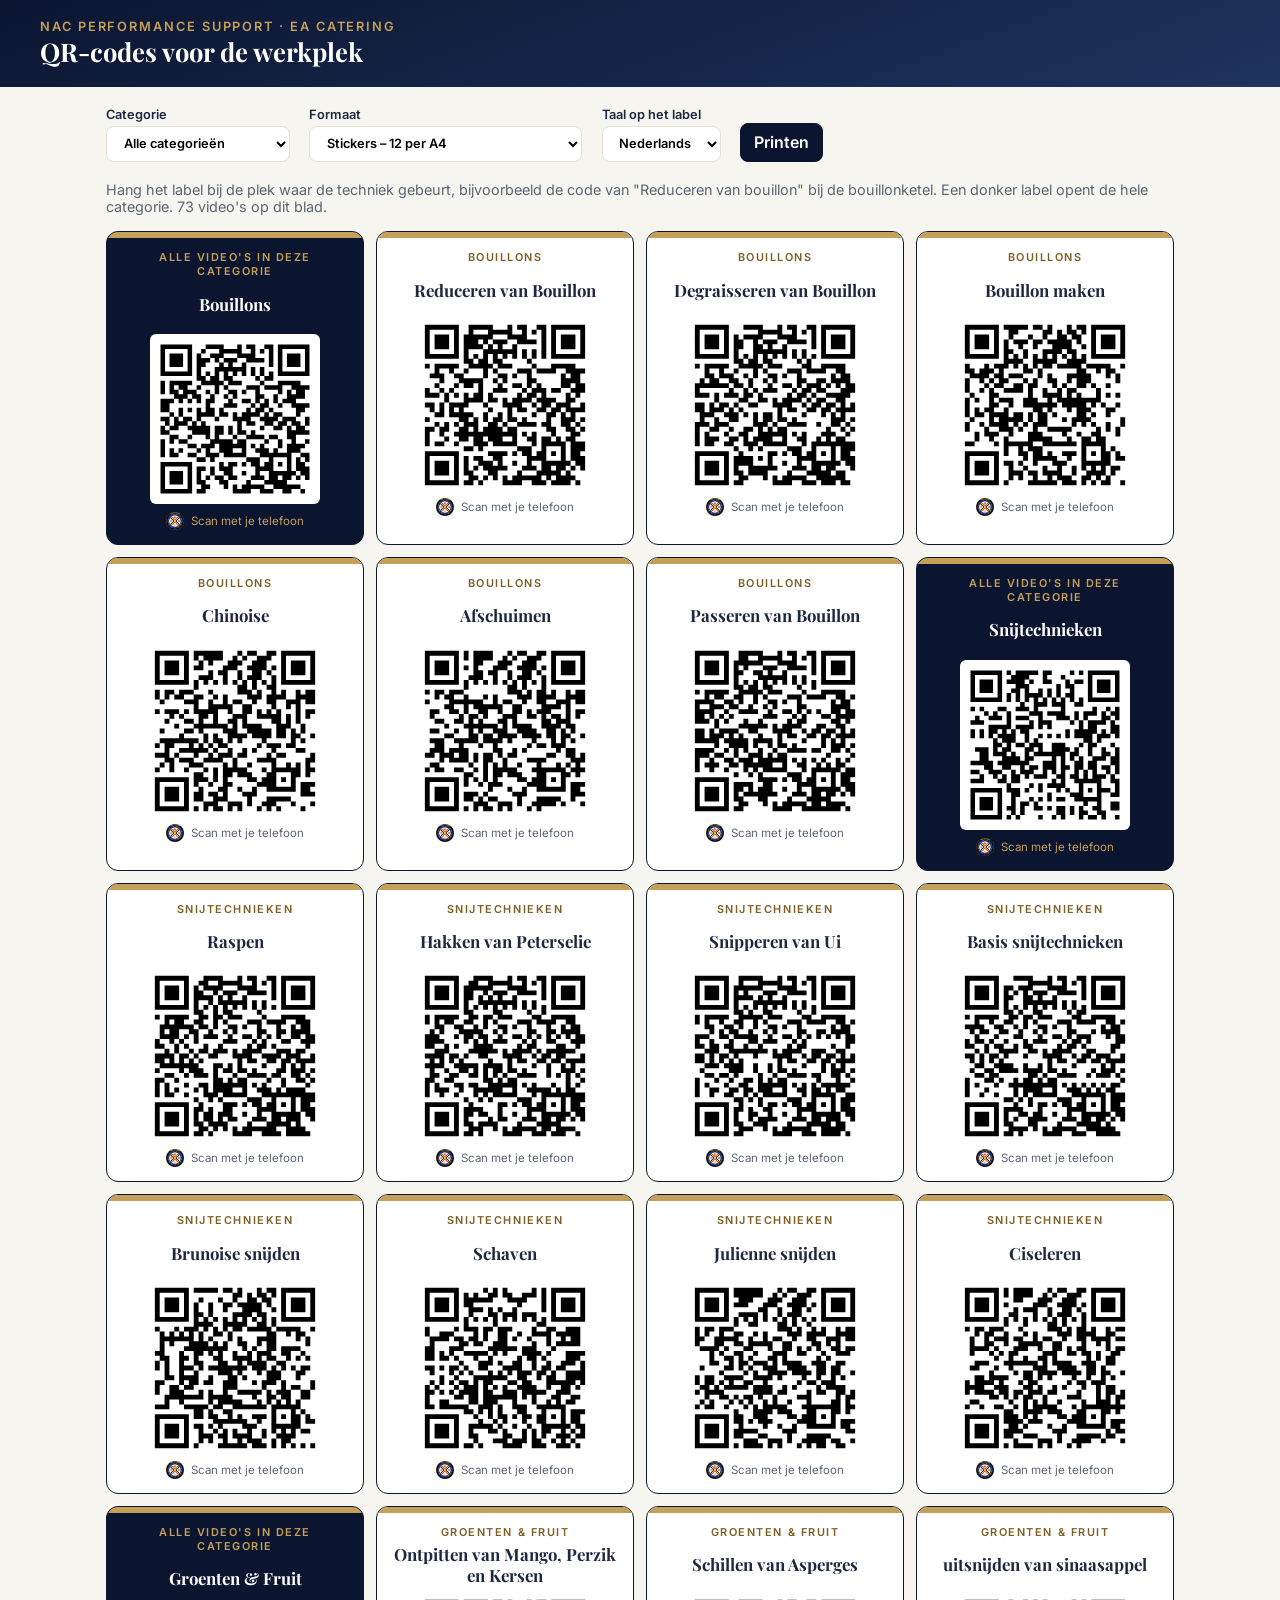
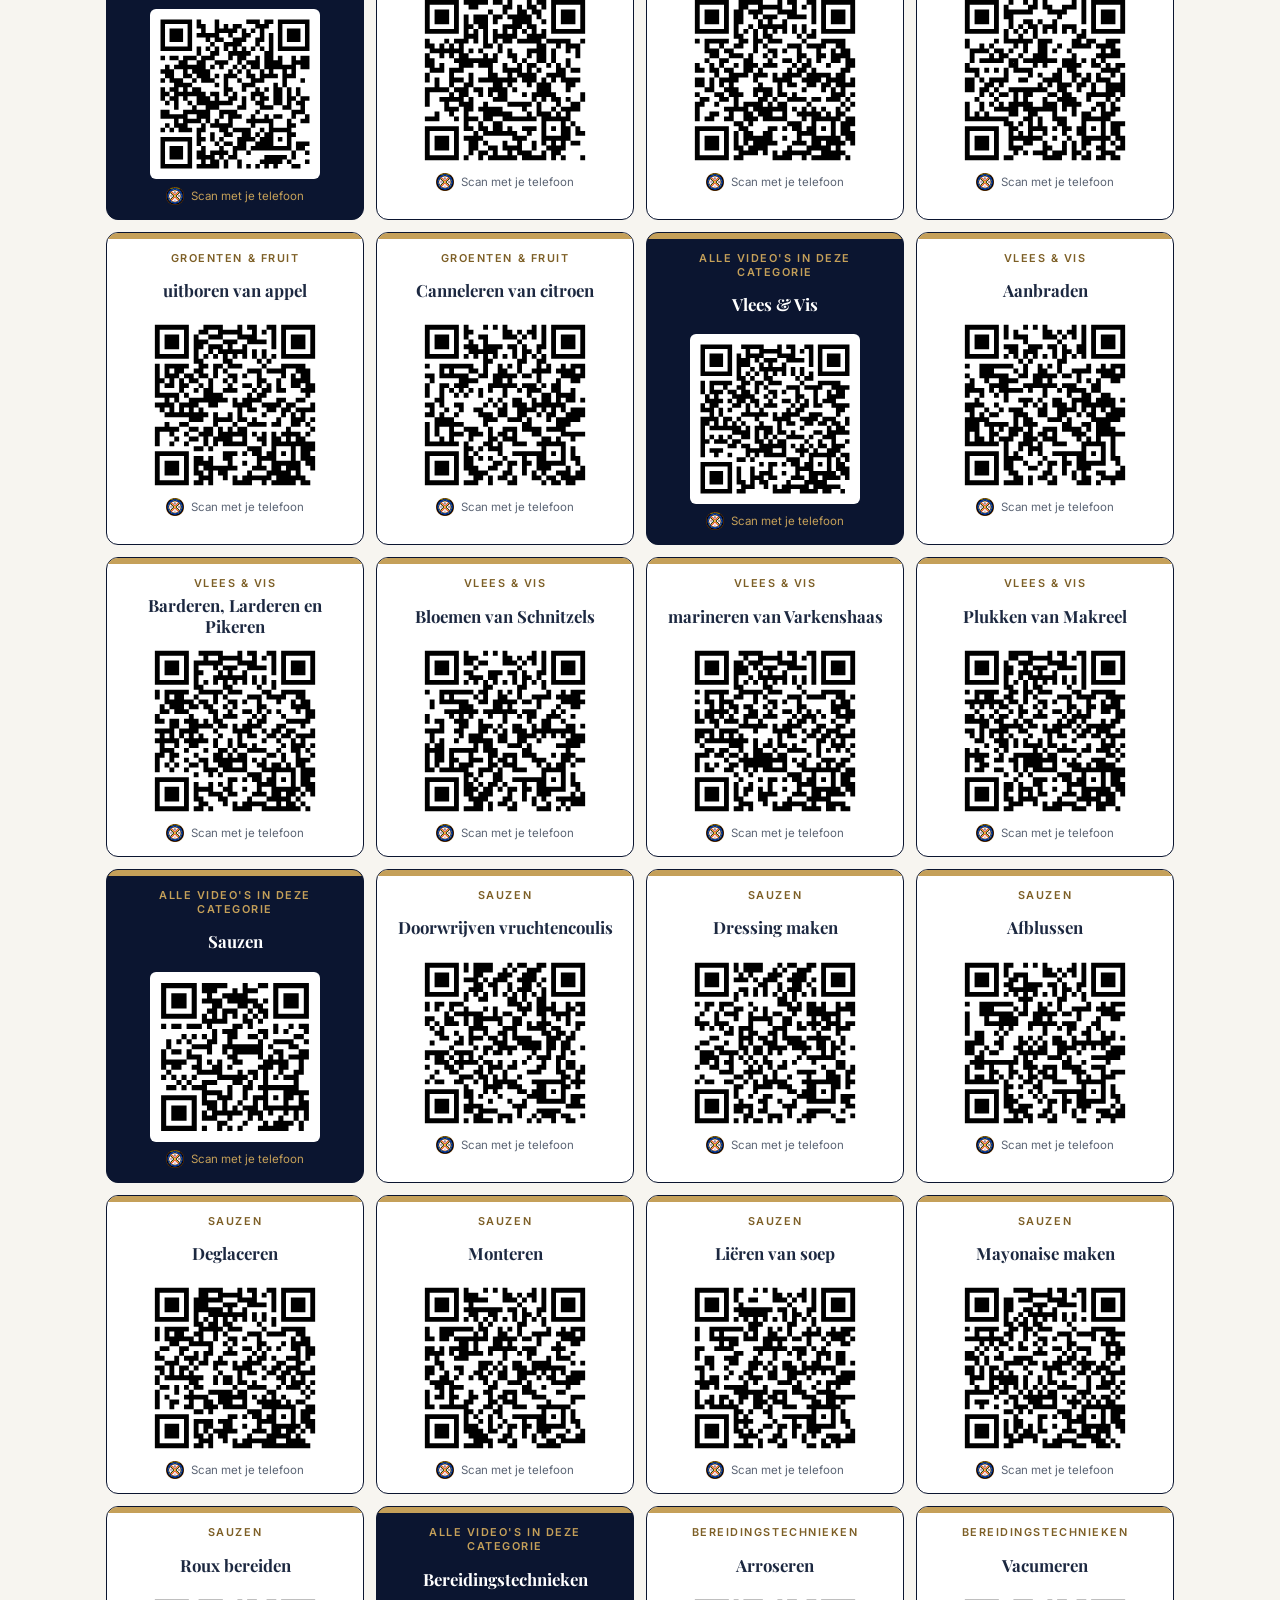
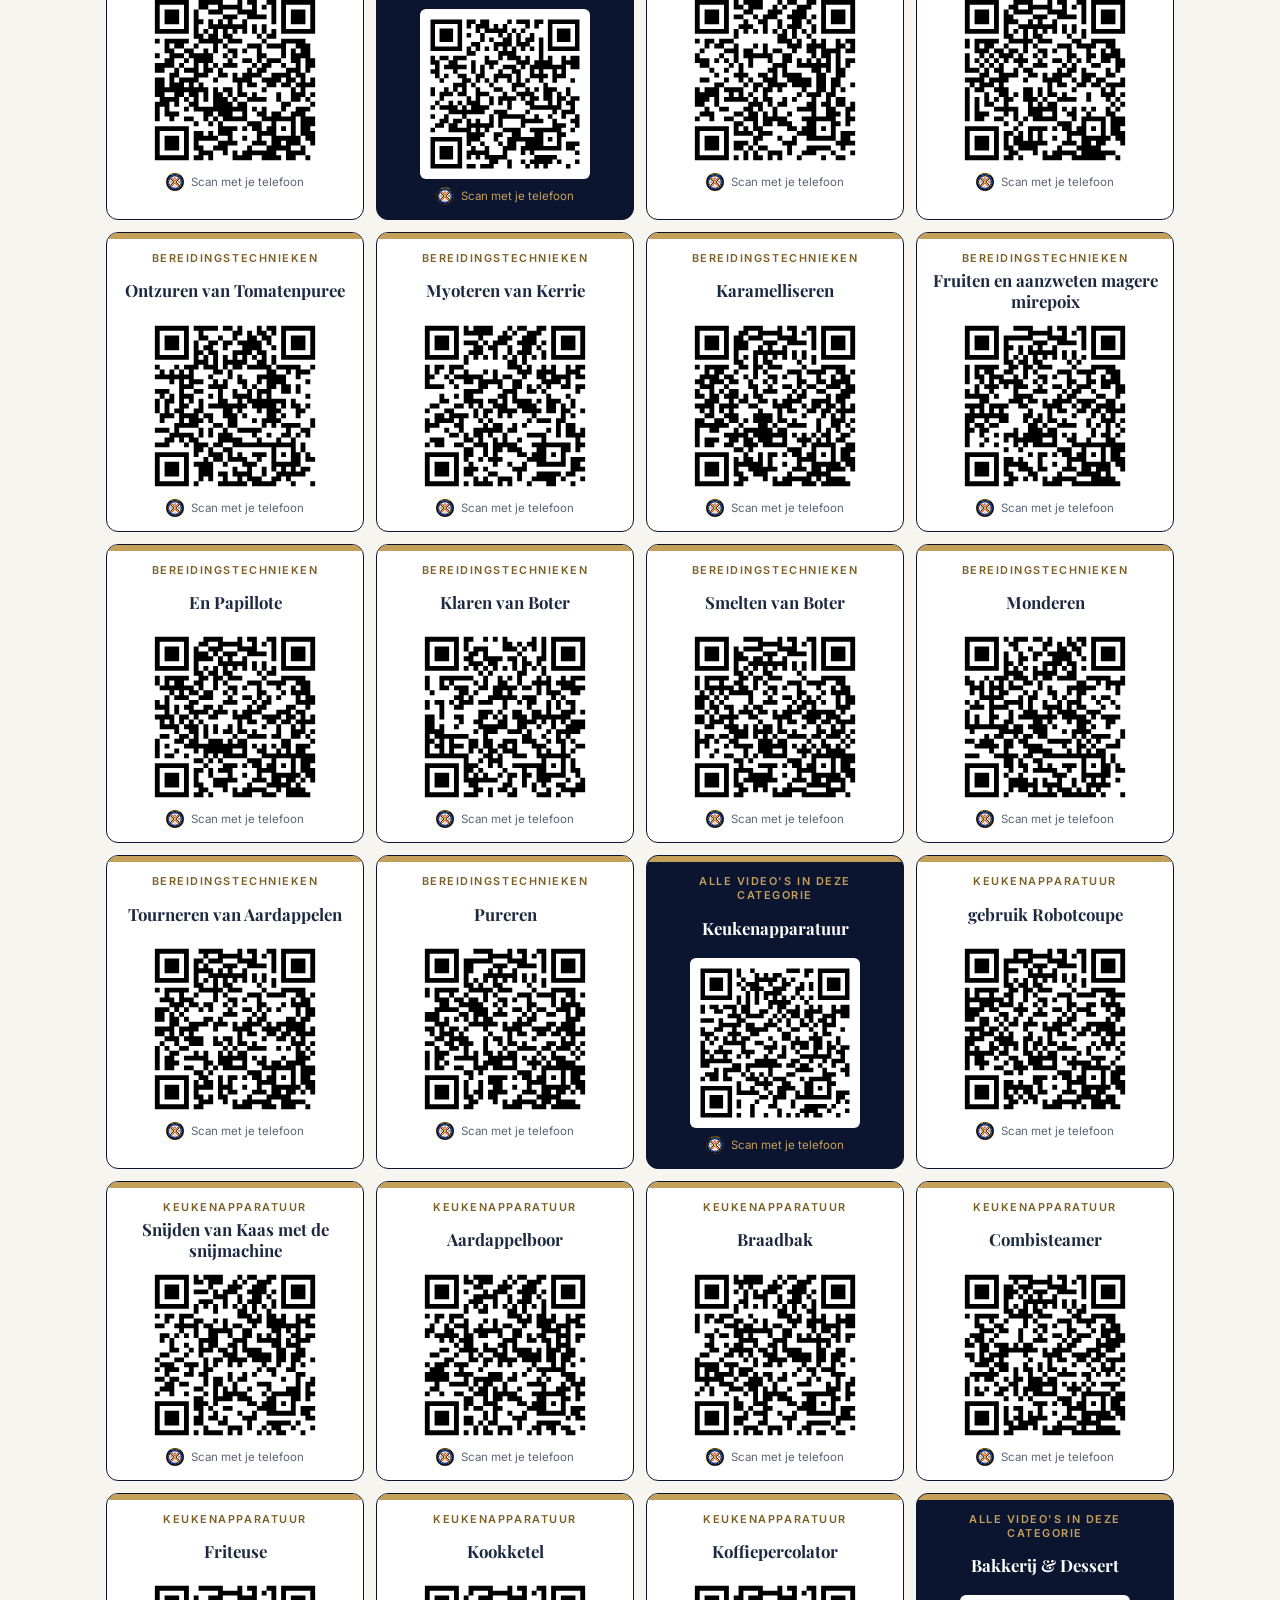
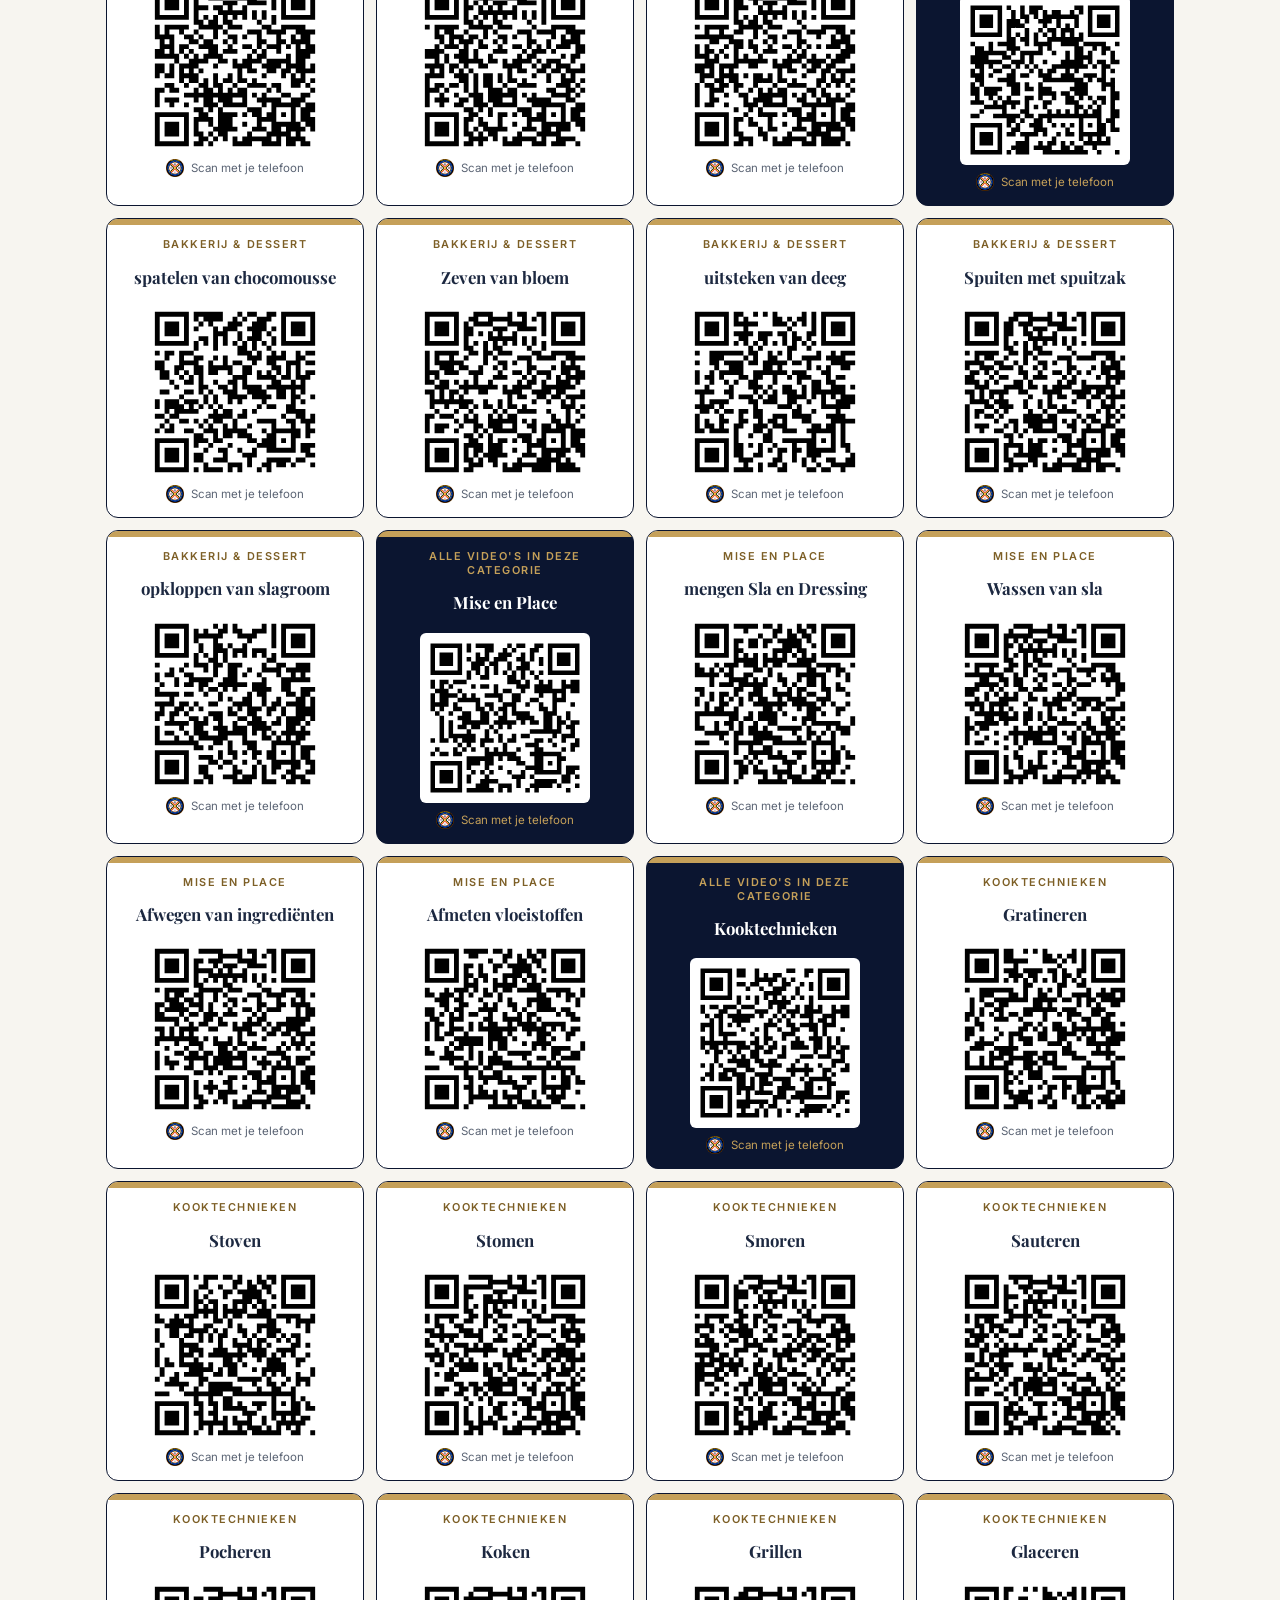
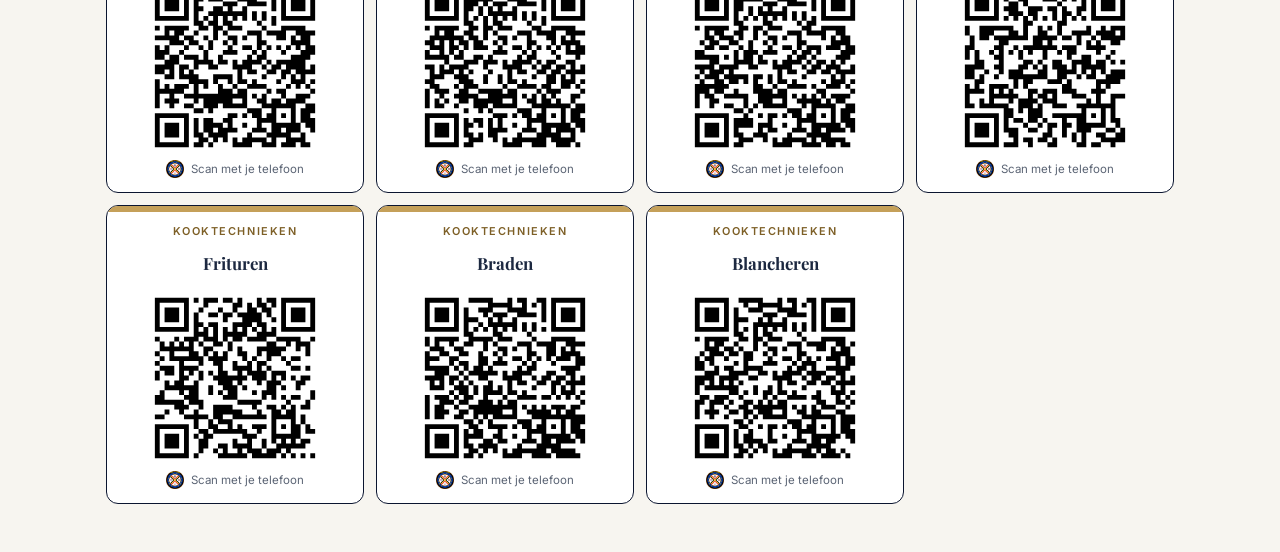
<file: qr.html>
<!doctype html>
<html lang="nl">
<head>
<meta charset="utf-8">
<meta name="viewport" content="width=device-width, initial-scale=1">
<title>EA Catering – QR-codes voor de werkplek</title>
<meta name="robots" content="noindex">
<link rel="stylesheet" href="https://fonts.googleapis.com/css2?family=Inter:wght@400;500;600&family=Playfair+Display:wght@600;700&display=swap">
<!--
  LEERMODUS - wat doet deze pagina?
  Hij haalt dezelfde videolijst op als de app (uit de Google Sheet, via data.js)
  en maakt per video een QR-code. Scant een leerling die met zijn telefoon,
  dan opent de app meteen die video. Komt er een video bij in de Sheet,
  dan staat hij hier vanzelf ook tussen: gewoon opnieuw printen.
-->
<style>
:root { --navy:#0b1530; --navy2:#1e335f; --goud:#c5a059; --goud-tekst:#7d5f26; --papier:#f7f5f0; --lijn:#e6e1d6; --tekst:#1c2840; }
* { box-sizing:border-box; margin:0; padding:0; }
body { font-family:Inter,"Segoe UI",system-ui,sans-serif; background:var(--papier); color:var(--tekst); }
.balk { background:linear-gradient(160deg,var(--navy),var(--navy2)); color:#fff; padding:1.2rem clamp(1rem,4vw,2.5rem); }
.balk h1 { font-family:"Playfair Display",Georgia,serif; font-size:1.6rem; }
.balk p { color:var(--goud); font-size:.8rem; letter-spacing:.15em; text-transform:uppercase; font-weight:600; }
.keuzes { max-width:1100px; margin:1.2rem auto; padding:0 1rem; display:flex; flex-wrap:wrap; gap:.8rem 1.2rem; align-items:end; }
.keuzes label { display:flex; flex-direction:column; font-size:.8rem; font-weight:600; gap:.25rem; }
select, button { font:inherit; padding:.55rem .8rem; border:1px solid var(--lijn); border-radius:8px; background:#fff; }
button { background:var(--navy); color:#fff; border-color:var(--navy); cursor:pointer; font-weight:600; }
button:hover { background:var(--navy2); }
.uitleg { max-width:1100px; margin:0 auto 1rem; padding:0 1rem; font-size:.9rem; color:#5b6474; }
#blad { max-width:1100px; margin:0 auto 3rem; padding:0 1rem; display:grid; gap:12px; }
#blad.klein { grid-template-columns:repeat(auto-fill,minmax(220px,1fr)); }
#blad.groot { grid-template-columns:1fr; }

.label { background:#fff; border:1.5px solid var(--navy); border-radius:12px; padding:14px; display:flex; flex-direction:column; align-items:center; text-align:center; break-inside:avoid; page-break-inside:avoid; position:relative; overflow:hidden; }
.label::before { content:""; position:absolute; inset:0 0 auto 0; height:6px; background:var(--goud); }
.label .cat { font-size:.68rem; font-weight:600; letter-spacing:.14em; text-transform:uppercase; color:var(--goud-tekst); margin-top:4px; }
.label .titel { font-family:"Playfair Display",Georgia,serif; font-weight:700; font-size:1.05rem; line-height:1.25; margin:.25rem 0 .5rem; min-height:2.6em; display:flex; align-items:center; }
.label svg { width:100%; max-width:170px; height:auto; display:block; }
.label .scan { margin-top:.5rem; font-size:.72rem; color:#5b6474; display:flex; align-items:center; gap:.4rem; }
.label .scan img { width:18px; height:18px; }
.label.categorie { background:var(--navy); color:#fff; }
.label.categorie .titel { color:#fff; }
.label.categorie .cat, .label.categorie .scan { color:var(--goud); }
.label.categorie svg { background:#fff; border-radius:6px; padding:6px; }

#blad.groot .label { min-height:250mm; justify-content:center; padding:20mm; }
#blad.groot .label .titel { font-size:2.4rem; min-height:0; margin:1rem 0 2rem; }
#blad.groot .label .cat { font-size:1rem; }
#blad.groot .label svg { max-width:120mm; }
#blad.groot .label .scan { font-size:1.1rem; margin-top:1.5rem; }
#blad.groot .label .scan img { width:32px; height:32px; }

@media print {
  @page { size:A4; margin:10mm; }
  body { background:#fff; }
  .balk, .keuzes, .uitleg { display:none; }
  #blad { margin:0; padding:0; max-width:none; gap:6mm; }
  #blad.klein { grid-template-columns:repeat(3,1fr); grid-auto-rows:62mm; }
  #blad.klein .label { padding:3mm; justify-content:center; }
  #blad.klein .label svg { max-width:36mm; }
  #blad.klein .label .titel { font-size:10pt; min-height:0; margin:1mm 0 2mm; }
  #blad.groot .label { break-after:page; page-break-after:always; }
  .label { -webkit-print-color-adjust:exact; print-color-adjust:exact; }
}
</style>
</head>
<body>
<header class="balk">
  <p>NAC Performance Support · EA Catering</p>
  <h1>QR-codes voor de werkplek</h1>
</header>

<div class="keuzes">
  <label>Categorie
    <select id="kiesCat"><option value="">Alle categorieën</option></select>
  </label>
  <label>Formaat
    <select id="kiesFormaat">
      <option value="klein">Stickers – 12 per A4</option>
      <option value="groot">Poster – 1 per A4 (voor aan de wand)</option>
    </select>
  </label>
  <label>Taal op het label
    <select id="kiesTaal">
      <option value="nl">Nederlands</option>
      <option value="fr">Français</option>
      <option value="en">English</option>
    </select>
  </label>
  <button type="button" onclick="window.print()">Printen</button>
</div>
<p class="uitleg">Hang het label bij de plek waar de techniek gebeurt, bijvoorbeeld de code van "Reduceren van bouillon" bij de bouillonketel. Een donker label opent de hele categorie. <span id="telling"></span></p>

<main id="blad" class="klein"></main>

<script>window.EAC_SCRIPTS = [];  // geen app laden, alleen de videolijst</script>
<script src="qrcode.js"></script>
<script src="data.js?v=4"></script>
<script>
document.addEventListener("eac-klaar", () => {
  const blad = document.getElementById("blad");
  const kiesCat = document.getElementById("kiesCat");
  const kiesFormaat = document.getElementById("kiesFormaat");
  const kiesTaal = document.getElementById("kiesTaal");
  const SCAN = { nl: "Scan met je telefoon", fr: "Scannez avec votre téléphone", en: "Scan with your phone" };
  const ALLE = { nl: "Alle video's in deze categorie", fr: "Toutes les vidéos de cette catégorie", en: "All videos in this category" };

  // Adres van de app zelf, zodat de codes ook kloppen als de site verhuist
  const basis = new URL("./", location.href).href;

  const titelVan = (v, t) => (t !== "nl" && v[t]) || v.titel.replace(/^Instructie(film)?\s+/i, "");
  const naamVan = (c, t) => (t !== "nl" && c[t]) || c.naam;

  categorieen.forEach(c => kiesCat.add(new Option(c.naam, c.id)));

  function qrSvg(tekst) {
    const qr = qrcode(0, "M");          // M = herstelt tot 15% schade (vet, krassen)
    qr.addData(tekst); qr.make();
    return qr.createSvgTag({ cellSize: 4, margin: 4, scalable: true });
  }

  function label(soort, kop, cat, url, t) {
    const d = document.createElement("div");
    d.className = "label " + soort;
    d.dataset.url = url;
    d.innerHTML = `<span class="cat"></span><span class="titel"></span>${qrSvg(url)}
      <span class="scan"><img src="nac-logo.png" alt="">${SCAN[t]}</span>`;
    d.querySelector(".cat").textContent = cat;
    d.querySelector(".titel").textContent = kop;
    return d;
  }

  function teken() {
    const t = kiesTaal.value;
    blad.className = kiesFormaat.value;
    blad.replaceChildren();
    let n = 0;
    categorieen.filter(c => !kiesCat.value || c.id === kiesCat.value).forEach(c => {
      const lijst = videos.filter(v => v.categorie === c.id);
      if (!lijst.length) return;
      blad.appendChild(label("categorie", naamVan(c, t), ALLE[t], `${basis}?cat=${encodeURIComponent(c.id)}`, t));
      lijst.forEach(v => { blad.appendChild(label("video", titelVan(v, t), naamVan(c, t), `${basis}?v=${encodeURIComponent(v.id)}`, t)); n++; });
    });
    document.getElementById("telling").textContent = `${n} video's op dit blad.`;
  }

  [kiesCat, kiesFormaat, kiesTaal].forEach(el => el.addEventListener("change", teken));
  teken();
});
</script>
</body>
</html>
</file>
